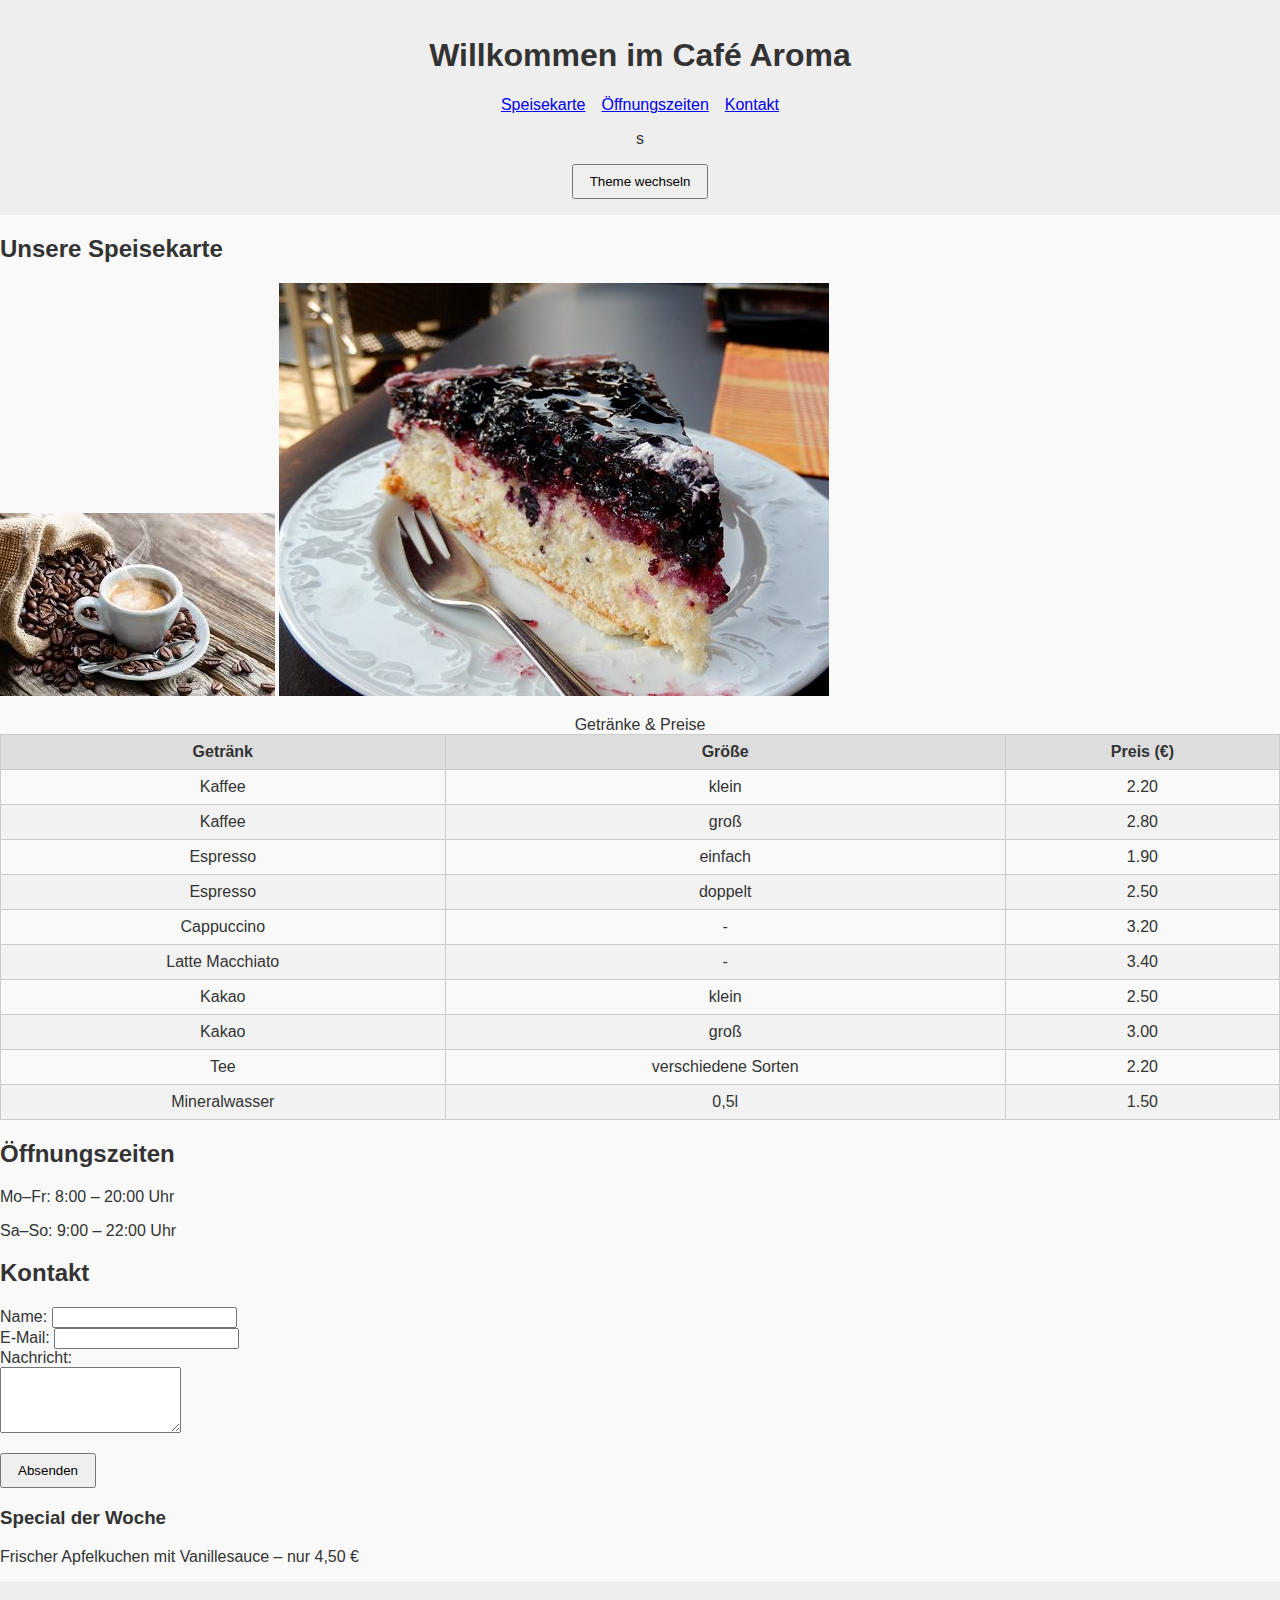
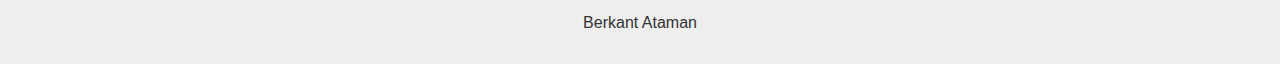
<file: 2526-WMC/aufgabe_02/index.html>
<!DOCTYPE html>
<html lang="de">
<head>
  <meta charset="UTF-8">
  <title>Café Aroma</title>
  <link id="theme-link" rel="stylesheet" href="theme-light.css">
</head>
<body>
  <header>
    <h1>Willkommen im Café Aroma</h1>
    <nav>
      <ul>
        <li><a href="#speisekarte">Speisekarte</a></li>
        <li><a href="#oeffnungszeiten">Öffnungszeiten</a></li>
        <li><a href="#kontakt">Kontakt</a></li>
      </ul>s
    </nav>
    <button onclick="wechselTheme()">Theme wechseln</button>
  </header>

  <main>
    <section id="speisekarte">
      <h2>Unsere Speisekarte</h2>
      <img src="tassekaffe.jpg" alt="Tasse Kaffee">
      <img src="kuchen.jpg" alt="Kuchenstück">
      <table>
        <caption>Getränke & Preise</caption>
        <thead>
          <tr>
            <th>Getränk</th>
            <th>Größe</th>
            <th>Preis (€)</th>
          </tr>
        </thead>
        <tbody>
          <tr><td>Kaffee</td><td>klein</td><td>2.20</td></tr>
          <tr><td>Kaffee</td><td>groß</td><td>2.80</td></tr>
          <tr><td>Espresso</td><td>einfach</td><td>1.90</td></tr>
          <tr><td>Espresso</td><td>doppelt</td><td>2.50</td></tr>
          <tr><td>Cappuccino</td><td>-</td><td>3.20</td></tr>
          <tr><td>Latte Macchiato</td><td>-</td><td>3.40</td></tr>
          <tr><td>Kakao</td><td>klein</td><td>2.50</td></tr>
          <tr><td>Kakao</td><td>groß</td><td>3.00</td></tr>
          <tr><td>Tee</td><td>verschiedene Sorten</td><td>2.20</td></tr>
          <tr><td>Mineralwasser</td><td>0,5l</td><td>1.50</td></tr>
        </tbody>
      </table>
    </section>

    <section id="oeffnungszeiten">
      <h2>Öffnungszeiten</h2>
      <p>Mo–Fr: 8:00 – 20:00 Uhr</p>
      <p>Sa–So: 9:00 – 22:00 Uhr</p>
    </section>

    <section id="kontakt">
      <h2>Kontakt</h2>
      <form>
        <label for="name">Name:</label>
        <input type="text" id="name" name="name" required><br>

        <label for="email">E-Mail:</label>
        <input type="email" id="email" name="email" required><br>

        <label for="nachricht">Nachricht:</label><br>
        <textarea id="nachricht" name="nachricht" rows="4"></textarea><br>

        <button type="submit">Absenden</button>
      </form>
    </section>
  </main>

  <aside>
    <h3>Special der Woche</h3>
    <p>Frischer Apfelkuchen mit Vanillesauce – nur 4,50 €</p>
  </aside>

  <footer>
    <p>Berkant Ataman</p>
  </footer>

  <script>
    //KI
    function wechselTheme() {
      const link = document.getElementById("theme-link");
      link.href = link.href.includes("light")
        ? "theme-accent.css"
        : "theme-light.css";
    }
  </script>
</body>
</html>
</file>
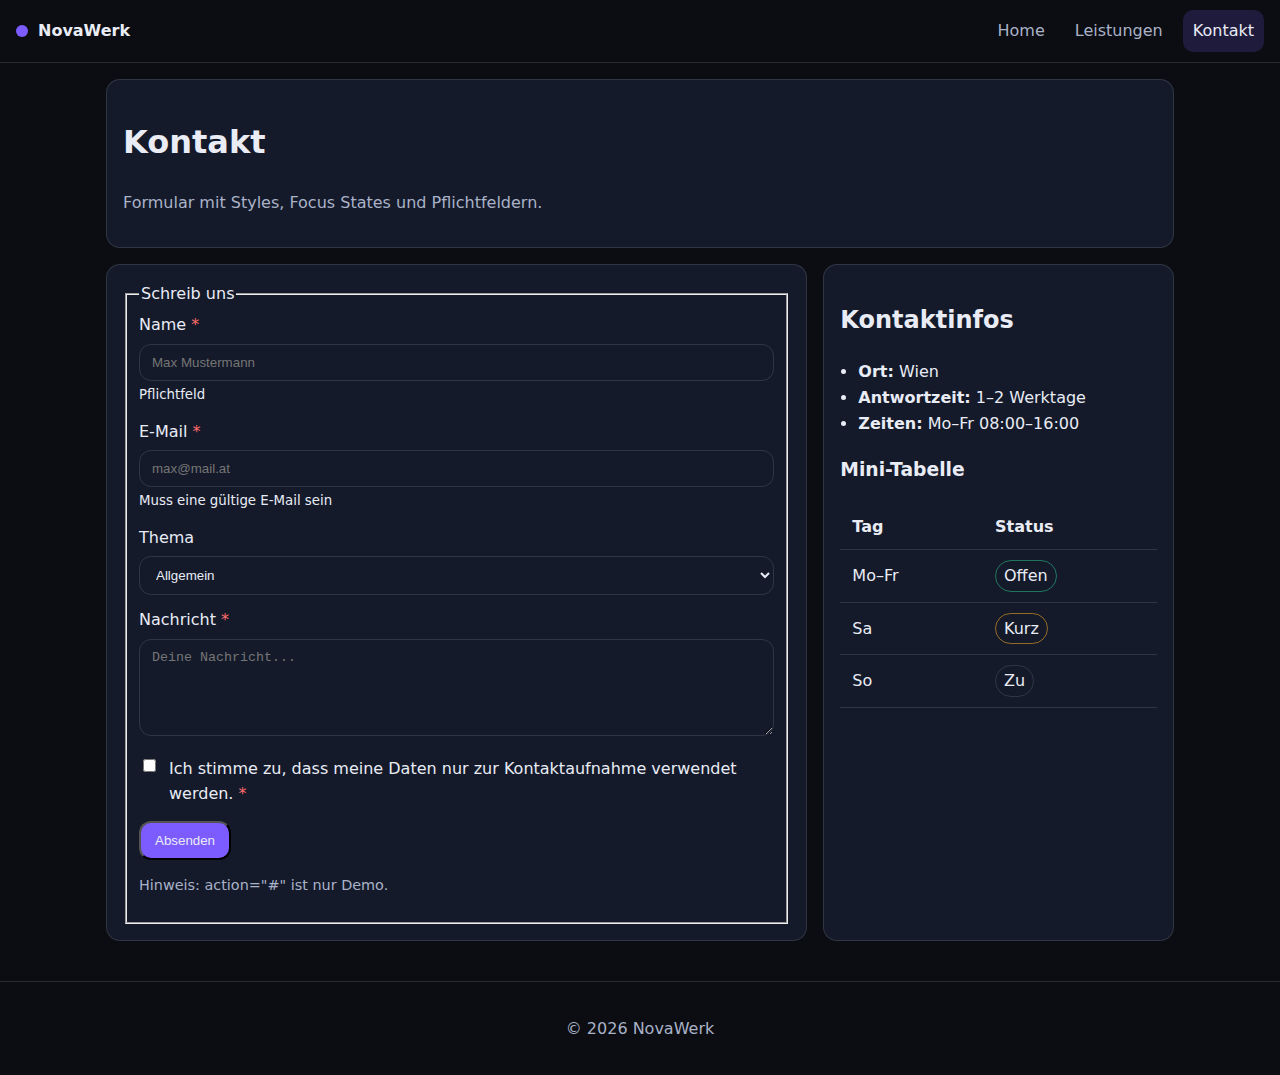
<file: 2526-WMC/Aufgabe_93/kontakt.html>
<!doctype html>
<html lang="de">
<head>
  <meta charset="utf-8" />
  <meta name="viewport" content="width=device-width,initial-scale=1" />
  <title>NovaWerk – Kontakt</title>
  <link rel="stylesheet" href="styles.css" />
</head>
<body>
  <input class="nav-toggle" type="checkbox" id="nav-toggle" aria-label="Menü umschalten">
  <header class="site-header">
    <a class="brand" href="index.html" aria-label="Zur Startseite">
      <span class="brand__dot" aria-hidden="true"></span>
      <span class="brand__text">NovaWerk</span>
    </a>

    <label class="burger" for="nav-toggle" aria-label="Menü öffnen/schließen">
      <span></span><span></span><span></span>
    </label>

    <nav class="nav" aria-label="Hauptmenü">
      <a class="nav__link" href="index.html">Home</a>
      <a class="nav__link" href="services.html">Leistungen</a>
      <a class="nav__link is-active" href="kontakt.html">Kontakt</a>
    </nav>
  </header>

  <main class="page">
    <header class="page__head card">
      <h1>Kontakt</h1>
      <p class="muted">Formular mit Styles, Focus States und Pflichtfeldern.</p>
    </header>

    <section class="layout-contact">
      <form class="card form" action="#" method="post">
        <fieldset>
          <legend>Schreib uns</legend>

          <div class="field">
            <label for="name">Name <span class="req">*</span></label>
            <input id="name" name="name" type="text" placeholder="Max Mustermann" required />
            <small class="hint">Pflichtfeld</small>
          </div>

          <div class="field">
            <label for="email">E-Mail <span class="req">*</span></label>
            <input id="email" name="email" type="email" placeholder="max@mail.at" required />
            <small class="hint">Muss eine gültige E-Mail sein</small>
          </div>

          <div class="field">
            <label for="topic">Thema</label>
            <select id="topic" name="topic">
              <option>Allgemein</option>
              <option>Webdesign</option>
              <option>UI-Komponenten</option>
              <option>Sonstiges</option>
            </select>
          </div>

          <div class="field">
            <label for="msg">Nachricht <span class="req">*</span></label>
            <textarea id="msg" name="msg" rows="5" placeholder="Deine Nachricht..." required></textarea>
          </div>

          <label class="check">
            <input type="checkbox" required />
            <span>Ich stimme zu, dass meine Daten nur zur Kontaktaufnahme verwendet werden. <span class="req">*</span></span>
          </label>

          <button class="btn" type="submit">Absenden</button>
          <p class="muted small">Hinweis: action="#" ist nur Demo.</p>
        </fieldset>
      </form>

      <aside class="card side-info">
        <h2>Kontaktinfos</h2>
        <ul class="list">
          <li><strong>Ort:</strong> Wien</li>
          <li><strong>Antwortzeit:</strong> 1–2 Werktage</li>
          <li><strong>Zeiten:</strong> Mo–Fr 08:00–16:00</li>
        </ul>

        <h3>Mini-Tabelle</h3>
        <table class="table table--compact">
          <thead>
            <tr><th>Tag</th><th>Status</th></tr>
          </thead>
          <tbody>
            <tr><td>Mo–Fr</td><td><span class="badge badge--ok">Offen</span></td></tr>
            <tr><td>Sa</td><td><span class="badge badge--warn">Kurz</span></td></tr>
            <tr><td>So</td><td><span class="badge">Zu</span></td></tr>
          </tbody>
        </table>
      </aside>
    </section>
  </main>

  <footer class="footer">
    <p>© 2026 NovaWerk</p>
  </footer>
</body>
</html>
</file>
<file: 2526-WMC/aufgabe_02/theme-light.css>
/* Teilweise KI */
body {
  font-family: Arial, sans-serif;
  background: #f9f9f9;
  color: #333;
  margin: 0;
  padding: 0;
}

header, footer {
  background: #eee;
  padding: 1rem;
  text-align: center;
}

nav ul {
  list-style: none;
  padding: 0;
  display: flex;
  gap: 1rem;
  justify-content: center;
}

table {
  border-collapse: collapse;
  width: 100%;
  margin-top: 1rem;
}
th, td {
  border: 1px solid #ccc;
  padding: 0.5rem;
  text-align: center;
}
thead {
  background: #ddd;
}
tbody tr:nth-child(even) {
  background: #f2f2f2;
}

button {
  padding: 0.5rem 1rem;
  margin-top: 1rem;
}
</file>
<file: 2526-WMC/Aufgabe_93/styles.css>
:root{
  --bg:#0b0d12;
  --card:#141a2a;
  --text:#e9ecf5;
  --muted:#aab2c8;
  --accent:#7c5cff;
  --line:rgba(255,255,255,.12);
  --radius:14px;
  --max:1100px;
}

*{box-sizing:border-box}
body{
  margin:0;
  font-family:system-ui,Segoe UI,Roboto,Arial,sans-serif;
  background:var(--bg);
  color:var(--text);
  line-height:1.6;
}

.site-header{
  position:sticky;
  top:0;
  z-index:10;
  background:var(--bg);
  border-bottom:1px solid var(--line);
  display:flex;
  align-items:center;
  justify-content:space-between;
  gap:12px;
  padding:10px 16px;
}

.brand{
  display:flex;
  align-items:center;
  gap:10px;
  text-decoration:none;
  color:var(--text);
  font-weight:700;
}
.brand__dot{
  width:12px;height:12px;border-radius:50%;
  background:var(--accent);
}

.nav{
  display:flex;
  gap:10px;
}
.nav__link{
  color:var(--muted);
  text-decoration:none;
  padding:8px 10px;
  border-radius:10px;
}
.nav__link:hover{color:var(--text);background:rgba(255,255,255,.06)}
.nav__link:focus{outline:2px solid var(--accent);outline-offset:2px}
.nav__link.is-active{color:var(--text);background:rgba(124,92,255,.18)}

.burger{display:none;cursor:pointer}
.burger span{
  display:block;width:20px;height:2px;background:var(--text);
  margin:4px 0;
}

.nav-toggle{
  position:absolute;
  width:1px;height:1px;
  overflow:hidden;
  clip:rect(0 0 0 0);
}

.card{
  background:var(--card);
  border:1px solid var(--line);
  border-radius:var(--radius);
  padding:16px;
}

.layout{
  max-width:var(--max);
  margin:16px auto 40px;
  padding:0 16px;
  display:grid;
  gap:16px;
  grid-template-columns:2fr 1fr;
  grid-template-areas:
    "hero hero"
    "content sidebar";
}

.hero{grid-area:hero;display:flex;gap:16px;align-items:stretch}
.hero__content{flex:1.2}
.hero__media{flex:.8;margin:0}
.hero__media img{
  width:100%;
  height:100%;
  max-height:280px;
  object-fit:cover;
  border-radius:12px;
  border:1px solid var(--line);
}

.content{grid-area:content;display:grid;gap:16px}
.sidebar{grid-area:sidebar}

.pill-list{
  list-style:none;
  padding:0;
  margin:12px 0;
  display:flex;
  flex-wrap:wrap;
  gap:8px;
}
.pill{
  border:1px solid var(--line);
  border-radius:999px;
  padding:4px 10px;
  font-size:.9rem;
}

.btn{
  display:inline-block;
  text-decoration:none;
  color:var(--text);
  background:var(--accent);
  padding:10px 14px;
  border-radius:12px;
}
.btn:hover{filter:brightness(1.05)}
.btn:active{transform:scale(.99)}
.btn--ghost{background:transparent;border:1px solid var(--line)}
.btn--small{padding:8px 12px;border-radius:10px}

.hero__actions{display:flex;gap:10px;flex-wrap:wrap}

.list{margin:0 0 12px;padding-left:18px}
.muted{color:var(--muted)}
.small{font-size:.9rem}

.article__head{
  display:flex;
  justify-content:space-between;
  gap:10px;
  border-bottom:1px solid var(--line);
  padding-bottom:10px;
  margin-bottom:12px;
}

.table-wrap{overflow-x:auto}
.table{
  width:100%;
  border-collapse:collapse;
  min-width:520px;
}
.table th,.table td{
  padding:10px 12px;
  border-bottom:1px solid var(--line);
  text-align:left;
}
.table tbody tr:hover{background:rgba(255,255,255,.04)}
.table--compact{min-width:0}

.badge{
  display:inline-block;
  padding:2px 8px;
  border-radius:999px;
  border:1px solid var(--line);
}
.badge--ok{border-color:rgba(46,229,157,.45)}
.badge--warn{border-color:rgba(255,176,32,.55)}

.video{
  border:1px solid var(--line);
  border-radius:12px;
  overflow:hidden;
  aspect-ratio:16/9;
  background:#000;
}
.video iframe{width:100%;height:100%;border:0}

.page{
  max-width:var(--max);
  margin:16px auto 40px;
  padding:0 16px;
  display:grid;
  gap:16px;
}

.grid-cards{
  display:grid;
  gap:16px;
  grid-template-columns:repeat(3,1fr);
}
.service{display:flex;flex-direction:column;gap:8px}
.service .btn{margin-top:auto}

.gallery{
  display:grid;
  gap:12px;
  grid-template-columns:repeat(3,1fr);
}
.gallery img{
  width:100%;
  height:200px;
  object-fit:cover;
  border-radius:12px;
  border:1px solid var(--line);
}

.layout-contact{
  display:grid;
  gap:16px;
  grid-template-columns:2fr 1fr;
}

.field{display:block;margin-bottom:12px}
.field label{display:block;margin-bottom:6px}
input,select,textarea{
  width:100%;
  padding:10px 12px;
  border-radius:12px;
  border:1px solid var(--line);
  background:transparent;
  color:var(--text);
}
input:focus,select:focus,textarea:focus{
  outline:2px solid var(--accent);
  outline-offset:2px;
}
.req{color:#ff6b6b}

.check{display:flex;gap:10px;align-items:flex-start;margin:10px 0 14px}
.check input{width:auto;margin-top:3px}

.footer{
  border-top:1px solid var(--line);
  padding:18px 16px;
  text-align:center;
  color:var(--muted);
}

@media (max-width:900px){
  .hero{flex-direction:column}
  .grid-cards{grid-template-columns:1fr}
  .gallery{grid-template-columns:1fr}
  .layout-contact{grid-template-columns:1fr}
}

@media (max-width:760px){
  .layout{
    grid-template-columns:1fr;
    grid-template-areas:
      "hero"
      "content"
      "sidebar";
  }

  .burger{display:block}
  .nav{
    position:absolute;
    top:58px;
    left:16px;
    right:16px;
    background:var(--bg);
    border:1px solid var(--line);
    border-radius:12px;
    padding:10px;
    display:none;
    flex-direction:column;
  }
  .nav-toggle:checked ~ .site-header .nav{display:flex}
}
</file>
